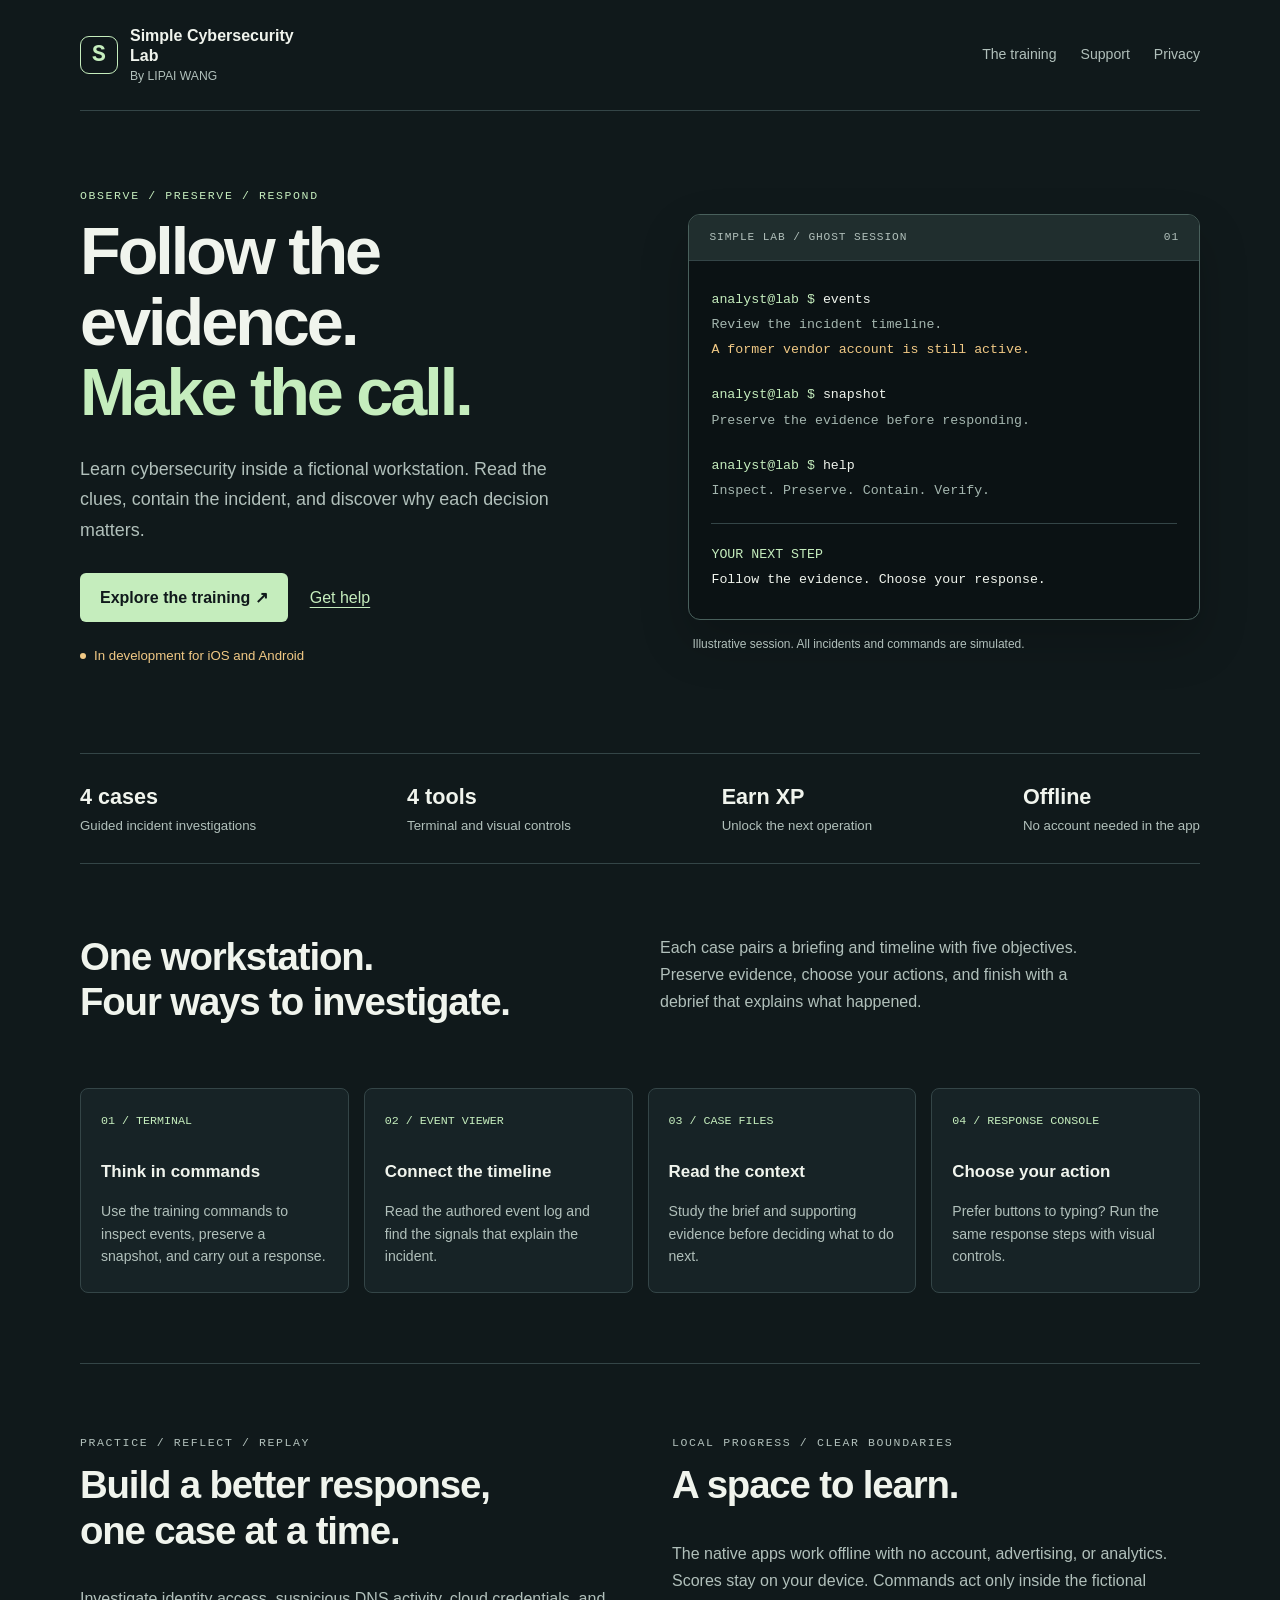
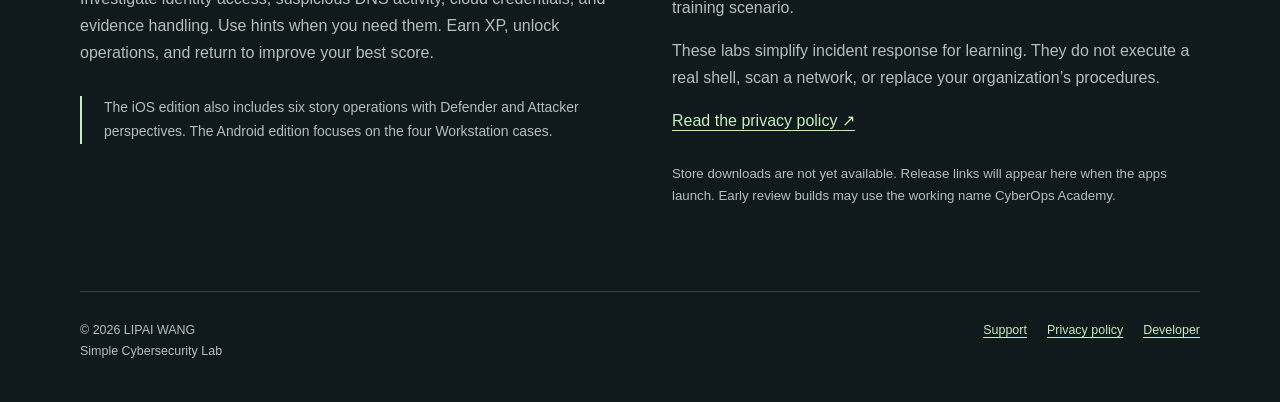
<file: index.html>
<!doctype html>
<html lang="en">
<head>
  <meta charset="utf-8">
  <meta name="viewport" content="width=device-width, initial-scale=1">
  <meta name="description" content="Simple Cybersecurity Lab by LIPAI WANG. Practice incident response in a fictional terminal and desktop workstation. Official support and privacy information.">
  <meta name="theme-color" content="#10191b">
  <title>Simple Cybersecurity Lab — Terminal &amp; Incident Response</title>
  <link rel="canonical" href="https://williamjiamin.github.io/simple-cybersecurity-lab-site/">
  <link rel="stylesheet" href="style.css">
</head>
<body>
  <a class="skip" href="#main">Skip to content</a>
  <div class="wrap">
    <header class="header">
      <a class="brand" href="./" aria-label="Simple Cybersecurity Lab home"><span class="mark" aria-hidden="true">S</span><span>Simple Cybersecurity Lab<small>By LIPAI WANG</small></span></a>
      <nav class="nav" aria-label="Main navigation"><a href="#training">The training</a><a href="support.html">Support</a><a href="privacy-policy.html">Privacy</a></nav>
    </header>
    <main id="main">
      <section class="hero" aria-labelledby="hero-title">
        <div>
          <p class="eyebrow">Observe / Preserve / Respond</p>
          <h1 id="hero-title">Follow the evidence.<br><em>Make the call.</em></h1>
          <p class="lede">Learn cybersecurity inside a fictional workstation. Read the clues, contain the incident, and discover why each decision matters.</p>
          <div class="actions"><a class="button" href="#training">Explore the training <span aria-hidden="true">↗</span></a><a href="support.html">Get help</a></div>
          <p class="quiet status">In development for iOS and Android</p>
        </div>
        <div>
          <div class="terminal" aria-label="Illustrative training terminal, not an interactive console">
            <div class="terminal-bar"><span>SIMPLE LAB / GHOST SESSION</span><span aria-hidden="true">01</span></div>
            <div class="terminal-body">
              <p><span class="prompt">analyst@lab $</span> events<br><span class="dim">Review the incident timeline.</span><br><span class="signal">A former vendor account is still active.</span></p>
              <p><span class="prompt">analyst@lab $</span> snapshot<br><span class="dim">Preserve the evidence before responding.</span></p>
              <p><span class="prompt">analyst@lab $</span> help<br><span class="dim">Inspect. Preserve. Contain. Verify.</span></p>
              <p class="rule"><span class="prompt">YOUR NEXT STEP</span><br>Follow the evidence. Choose your response.</p>
            </div>
          </div>
          <p class="terminal-caption">Illustrative session. All incidents and commands are simulated.</p>
        </div>
      </section>
      <div class="stats" aria-label="Workstation features"><div><strong>4 cases</strong>Guided incident investigations</div><div><strong>4 tools</strong>Terminal and visual controls</div><div><strong>Earn XP</strong>Unlock the next operation</div><div><strong>Offline</strong>No account needed in the app</div></div>
      <section class="section" id="training" aria-labelledby="training-title">
        <div class="section-head"><h2 id="training-title">One workstation.<br>Four ways to investigate.</h2><p>Each case pairs a briefing and timeline with five objectives. Preserve evidence, choose your actions, and finish with a debrief that explains what happened.</p></div>
        <div class="cards">
          <article class="card"><span class="number">01 / TERMINAL</span><h3>Think in commands</h3><p>Use the training commands to inspect events, preserve a snapshot, and carry out a response.</p></article>
          <article class="card"><span class="number">02 / EVENT VIEWER</span><h3>Connect the timeline</h3><p>Read the authored event log and find the signals that explain the incident.</p></article>
          <article class="card"><span class="number">03 / CASE FILES</span><h3>Read the context</h3><p>Study the brief and supporting evidence before deciding what to do next.</p></article>
          <article class="card"><span class="number">04 / RESPONSE CONSOLE</span><h3>Choose your action</h3><p>Prefer buttons to typing? Run the same response steps with visual controls.</p></article>
        </div>
      </section>
      <section class="section split" aria-labelledby="progress-title">
        <div><p class="eyebrow">Practice / Reflect / Replay</p><h2 id="progress-title">Build a better response,<br>one case at a time.</h2><p>Investigate identity access, suspicious DNS activity, cloud credentials, and evidence handling. Use hints when you need them. Earn XP, unlock operations, and return to improve your best score.</p><div class="platforms">The iOS edition also includes six story operations with Defender and Attacker perspectives. The Android edition focuses on the four Workstation cases.</div></div>
        <div><p class="eyebrow">Local progress / Clear boundaries</p><h2>A space to learn.</h2><p>The native apps work offline with no account, advertising, or analytics. Scores stay on your device. Commands act only inside the fictional training scenario.</p><p>These labs simplify incident response for learning. They do not execute a real shell, scan a network, or replace your organization’s procedures.</p><a href="privacy-policy.html">Read the privacy policy <span aria-hidden="true">↗</span></a><p class="quiet" style="margin-top:28px">Store downloads are not yet available. Release links will appear here when the apps launch. Early review builds may use the working name CyberOps Academy.</p></div>
      </section>
    </main>
    <footer class="footer"><p>© 2026 LIPAI WANG<br>Simple Cybersecurity Lab</p><div class="footer-links"><a href="support.html">Support</a><a href="privacy-policy.html">Privacy policy</a><a href="https://williamjiamin.github.io/">Developer</a></div></footer>
  </div>
</body>
</html>
</file>
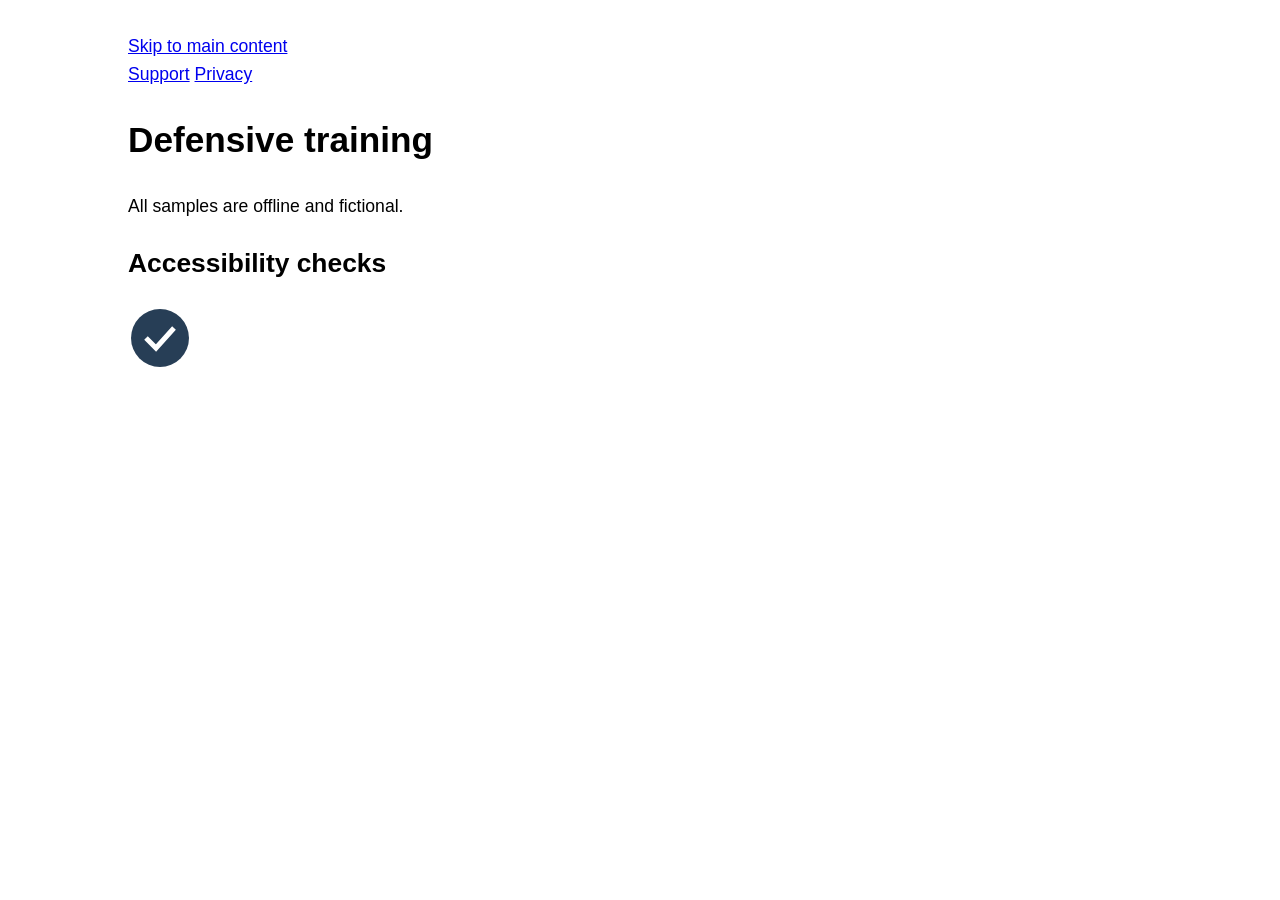
<file: tests/fixtures/pass_site/index.html>
<!doctype html>
<html lang="en">
<head>
  <meta charset="utf-8">
  <meta name="viewport" content="width=device-width, initial-scale=1">
  <meta http-equiv="Content-Security-Policy" content="default-src 'none'; base-uri 'none'; object-src 'none'; form-action 'none'; frame-src 'none'; script-src 'none'; style-src 'self'; img-src 'self' data:; font-src 'none'; connect-src 'none'; media-src 'none'; upgrade-insecure-requests">
  <title>Defensive lab information</title>
  <link rel="stylesheet" href="style.css">
</head>
<body>
<a href="#main">Skip to main content</a>
<nav aria-label="Site"><a href="support.html">Support</a> <a href="privacy-policy.html">Privacy</a></nav>
<main id="main"><h1>Defensive training</h1><p>All samples are offline and fictional.</p>
<h2>Accessibility checks</h2><img src="badge.svg" alt="Circular shield symbol">
</main>
</body>
</html>
</file>
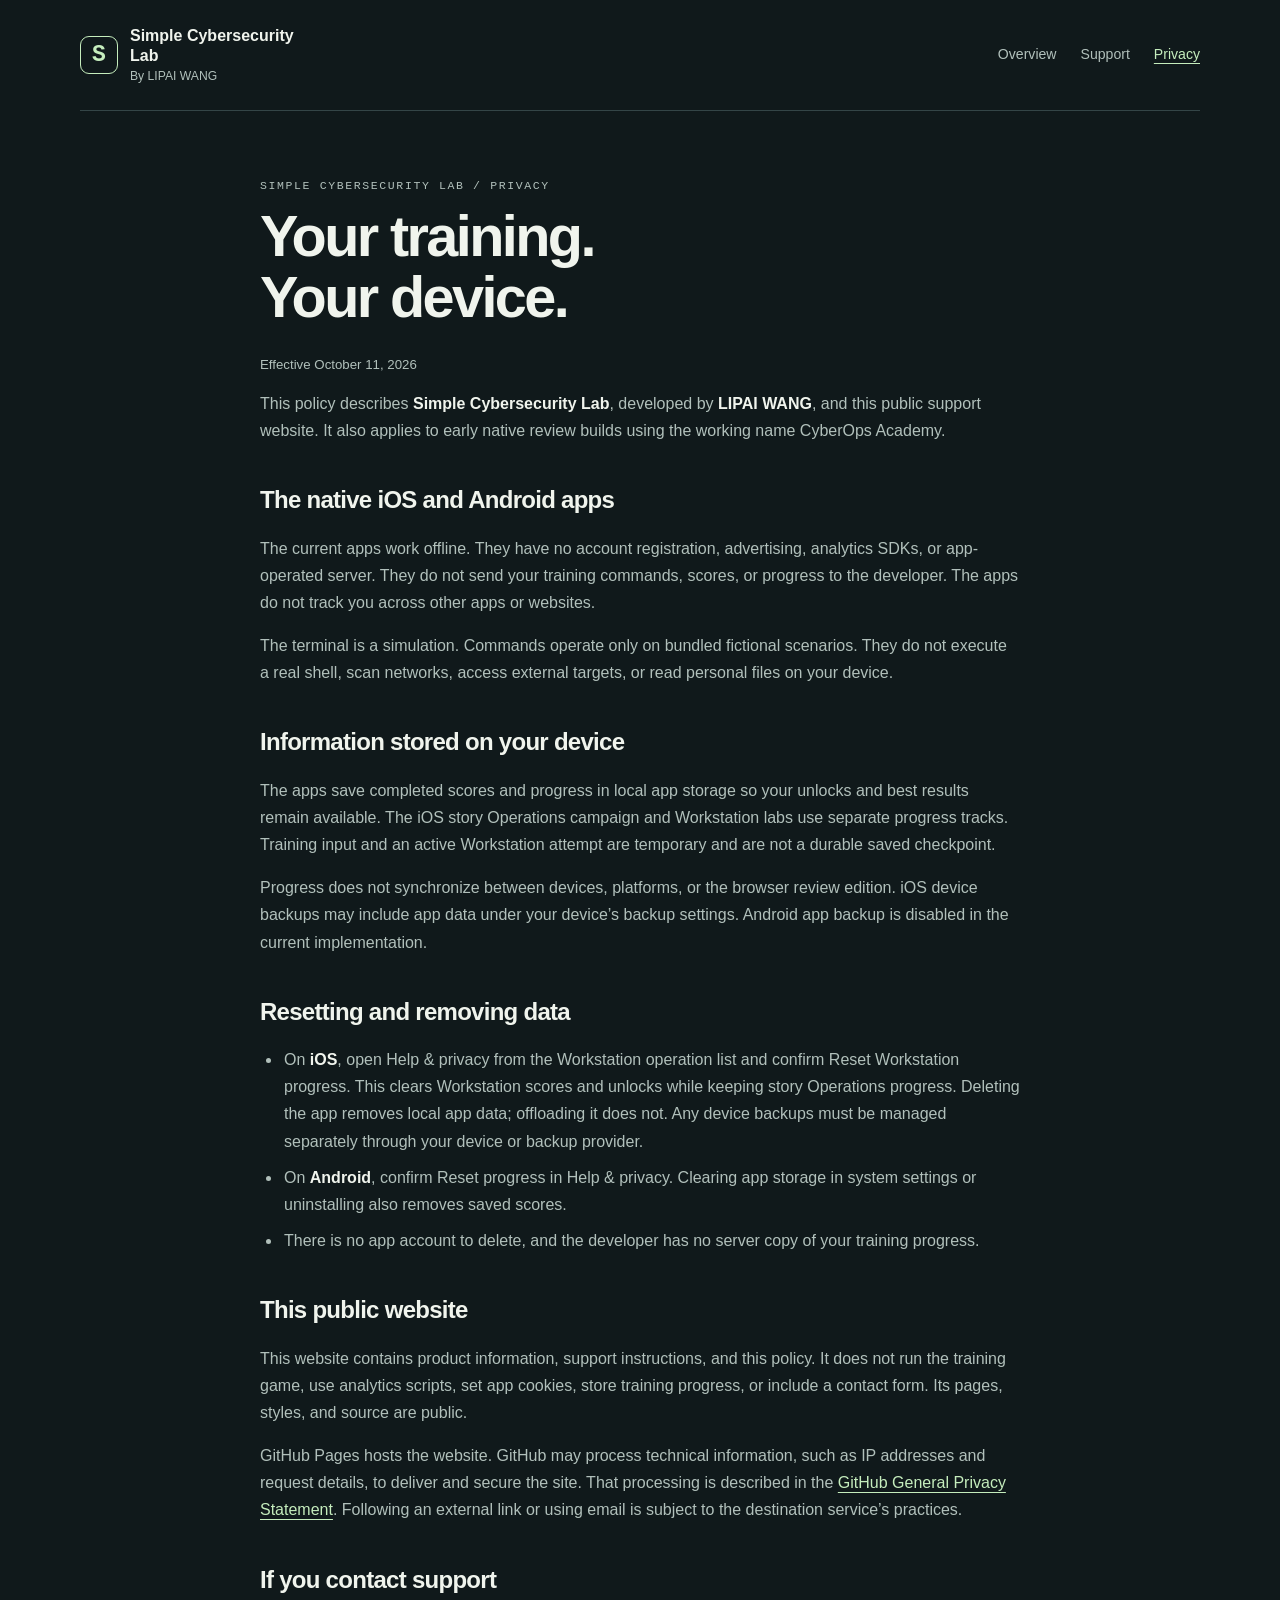
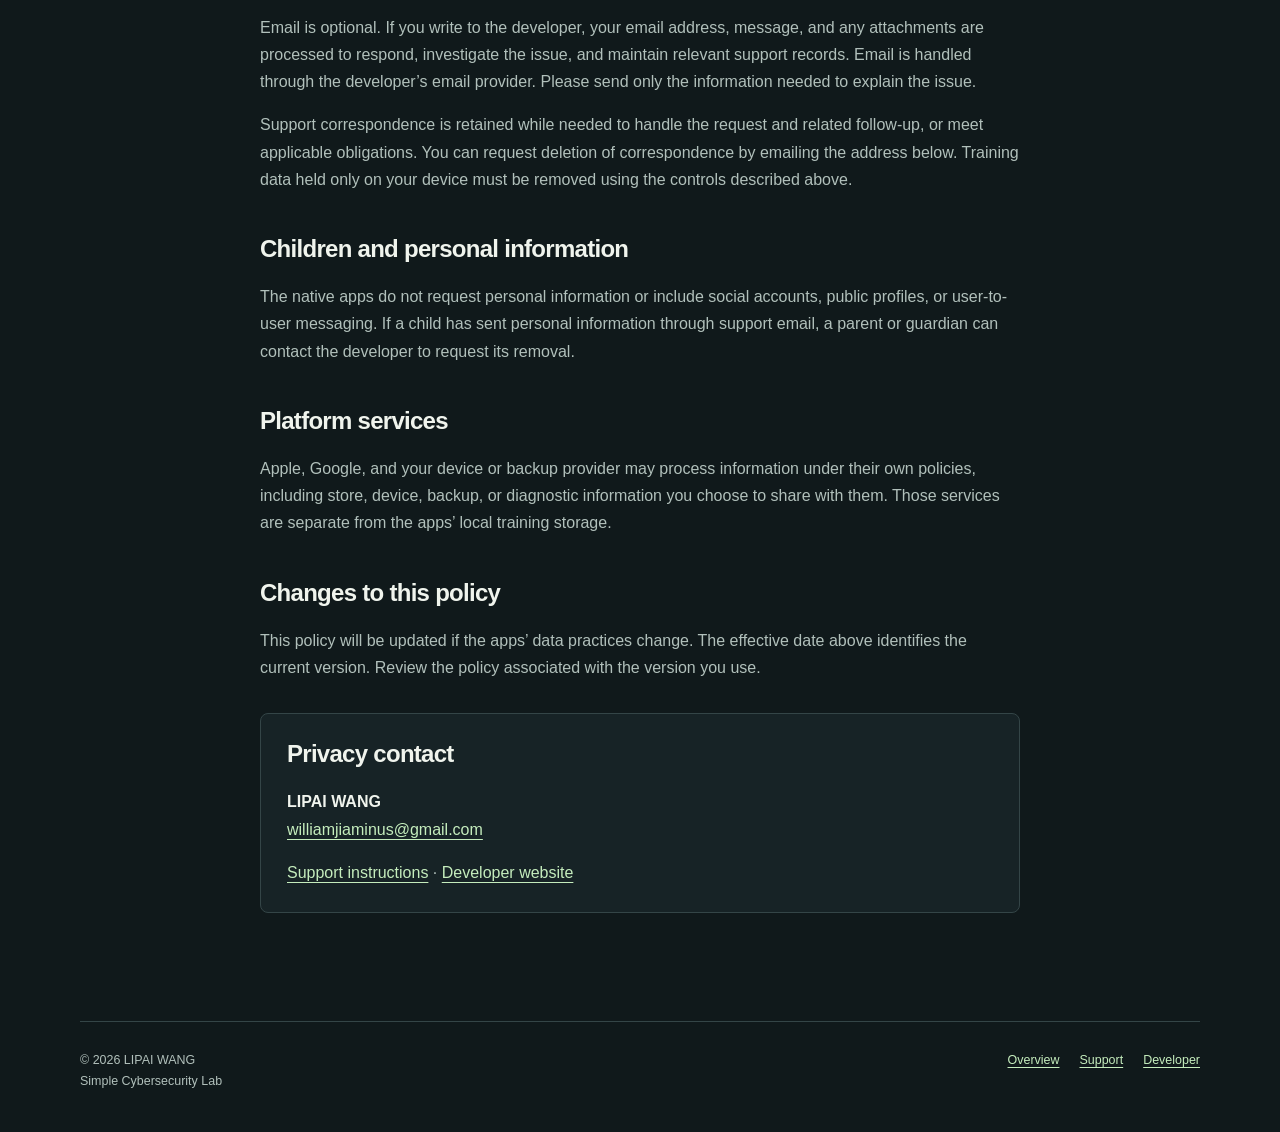
<file: privacy-policy.html>
<!doctype html>
<html lang="en">
<head>
  <meta charset="utf-8"><meta name="viewport" content="width=device-width, initial-scale=1">
  <meta name="description" content="Privacy policy for Simple Cybersecurity Lab by LIPAI WANG. Native apps store training progress on your device. Website hosting and support email are described separately.">
  <meta name="theme-color" content="#10191b"><title>Privacy Policy — Simple Cybersecurity Lab</title>
  <link rel="canonical" href="https://williamjiamin.github.io/simple-cybersecurity-lab-site/privacy-policy.html"><link rel="stylesheet" href="style.css">
</head>
<body>
  <a class="skip" href="#main">Skip to content</a>
  <div class="wrap">
    <header class="header"><a class="brand" href="./" aria-label="Simple Cybersecurity Lab home"><span class="mark" aria-hidden="true">S</span><span>Simple Cybersecurity Lab<small>By LIPAI WANG</small></span></a><nav class="nav" aria-label="Main navigation"><a href="./">Overview</a><a href="support.html">Support</a><a href="privacy-policy.html" aria-current="page">Privacy</a></nav></header>
    <main class="page" id="main">
      <p class="eyebrow">Simple Cybersecurity Lab / Privacy</p><h1>Your training.<br>Your device.</h1><p class="quiet">Effective October 11, 2026</p>
      <p>This policy describes <strong>Simple Cybersecurity Lab</strong>, developed by <strong>LIPAI WANG</strong>, and this public support website. It also applies to early native review builds using the working name CyberOps Academy.</p>
      <h2>The native iOS and Android apps</h2>
      <p>The current apps work offline. They have no account registration, advertising, analytics SDKs, or app-operated server. They do not send your training commands, scores, or progress to the developer. The apps do not track you across other apps or websites.</p>
      <p>The terminal is a simulation. Commands operate only on bundled fictional scenarios. They do not execute a real shell, scan networks, access external targets, or read personal files on your device.</p>
      <h2>Information stored on your device</h2>
      <p>The apps save completed scores and progress in local app storage so your unlocks and best results remain available. The iOS story Operations campaign and Workstation labs use separate progress tracks. Training input and an active Workstation attempt are temporary and are not a durable saved checkpoint.</p>
      <p>Progress does not synchronize between devices, platforms, or the browser review edition. iOS device backups may include app data under your device’s backup settings. Android app backup is disabled in the current implementation.</p>
      <h2>Resetting and removing data</h2>
      <ul><li>On <strong>iOS</strong>, open Help &amp; privacy from the Workstation operation list and confirm Reset Workstation progress. This clears Workstation scores and unlocks while keeping story Operations progress. Deleting the app removes local app data; offloading it does not. Any device backups must be managed separately through your device or backup provider.</li><li>On <strong>Android</strong>, confirm Reset progress in Help &amp; privacy. Clearing app storage in system settings or uninstalling also removes saved scores.</li><li>There is no app account to delete, and the developer has no server copy of your training progress.</li></ul>
      <h2>This public website</h2>
      <p>This website contains product information, support instructions, and this policy. It does not run the training game, use analytics scripts, set app cookies, store training progress, or include a contact form. Its pages, styles, and source are public.</p>
      <p>GitHub Pages hosts the website. GitHub may process technical information, such as IP addresses and request details, to deliver and secure the site. That processing is described in the <a href="https://docs.github.com/en/site-policy/privacy-policies/github-general-privacy-statement">GitHub General Privacy Statement</a>. Following an external link or using email is subject to the destination service’s practices.</p>
      <h2>If you contact support</h2>
      <p>Email is optional. If you write to the developer, your email address, message, and any attachments are processed to respond, investigate the issue, and maintain relevant support records. Email is handled through the developer’s email provider. Please send only the information needed to explain the issue.</p>
      <p>Support correspondence is retained while needed to handle the request and related follow-up, or meet applicable obligations. You can request deletion of correspondence by emailing the address below. Training data held only on your device must be removed using the controls described above.</p>
      <h2>Children and personal information</h2>
      <p>The native apps do not request personal information or include social accounts, public profiles, or user-to-user messaging. If a child has sent personal information through support email, a parent or guardian can contact the developer to request its removal.</p>
      <h2>Platform services</h2>
      <p>Apple, Google, and your device or backup provider may process information under their own policies, including store, device, backup, or diagnostic information you choose to share with them. Those services are separate from the apps’ local training storage.</p>
      <h2>Changes to this policy</h2>
      <p>This policy will be updated if the apps’ data practices change. The effective date above identifies the current version. Review the policy associated with the version you use.</p>
      <section class="contact" aria-labelledby="privacy-contact"><h2 id="privacy-contact">Privacy contact</h2><p><strong>LIPAI WANG</strong><br><a href="mailto:williamjiaminus@gmail.com?subject=Simple%20Cybersecurity%20Lab%20privacy">williamjiaminus@gmail.com</a></p><p><a href="support.html">Support instructions</a> · <a href="https://williamjiamin.github.io/">Developer website</a></p></section>
    </main>
    <footer class="footer"><p>© 2026 LIPAI WANG<br>Simple Cybersecurity Lab</p><div class="footer-links"><a href="./">Overview</a><a href="support.html">Support</a><a href="https://williamjiamin.github.io/">Developer</a></div></footer>
  </div>
</body>
</html>
</file>
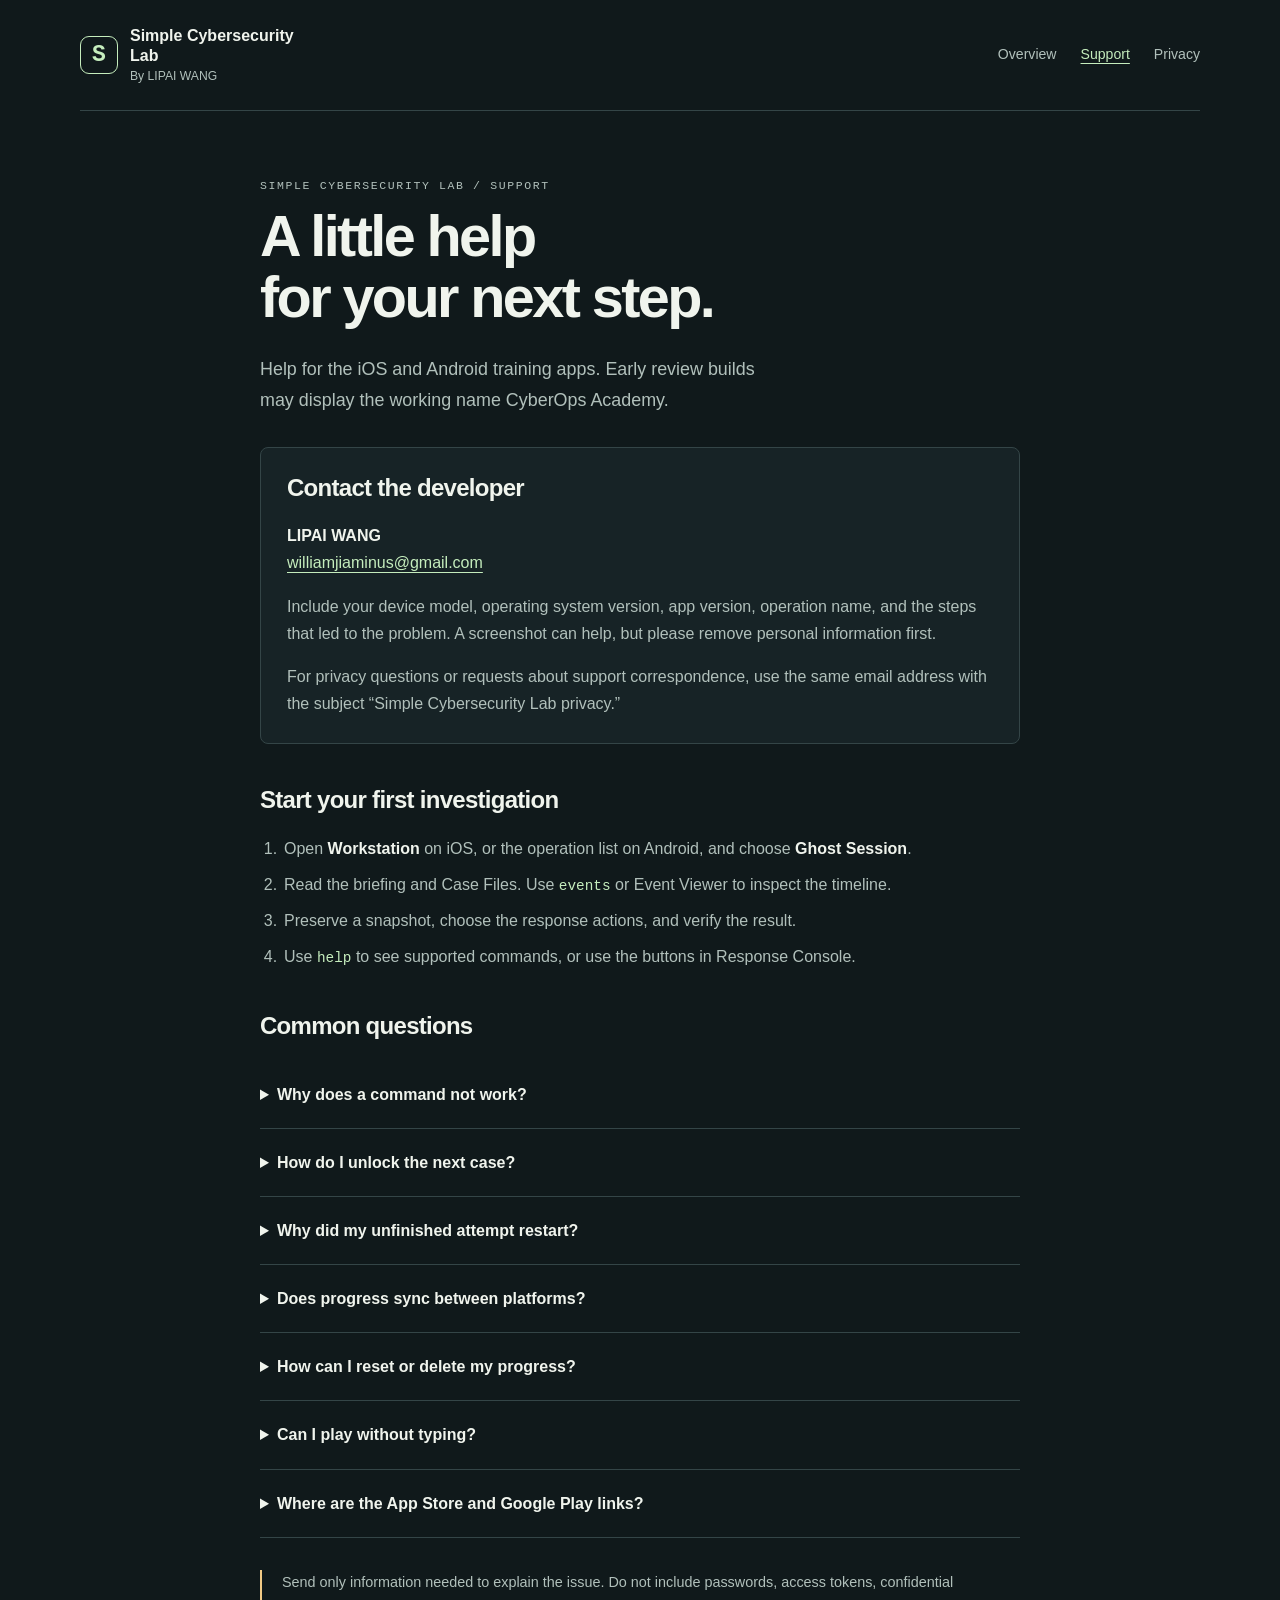
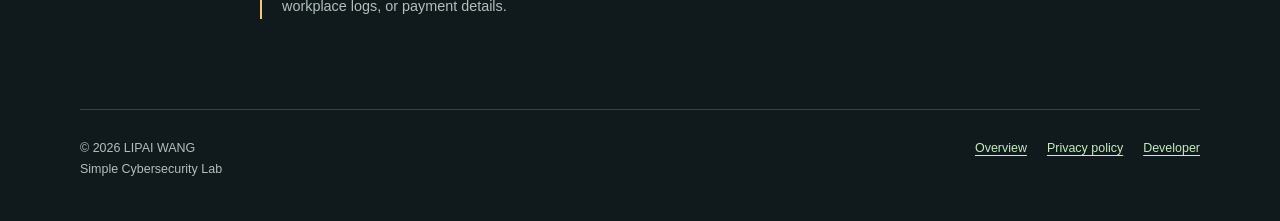
<file: support.html>
<!doctype html>
<html lang="en">
<head>
  <meta charset="utf-8"><meta name="viewport" content="width=device-width, initial-scale=1">
  <meta name="description" content="Contact LIPAI WANG for Simple Cybersecurity Lab support. Learn the controls, unlock cases, understand scores, and reset local progress.">
  <meta name="theme-color" content="#10191b"><title>Support — Simple Cybersecurity Lab</title>
  <link rel="canonical" href="https://williamjiamin.github.io/simple-cybersecurity-lab-site/support.html"><link rel="stylesheet" href="style.css">
</head>
<body>
  <a class="skip" href="#main">Skip to content</a>
  <div class="wrap">
    <header class="header"><a class="brand" href="./" aria-label="Simple Cybersecurity Lab home"><span class="mark" aria-hidden="true">S</span><span>Simple Cybersecurity Lab<small>By LIPAI WANG</small></span></a><nav class="nav" aria-label="Main navigation"><a href="./">Overview</a><a href="support.html" aria-current="page">Support</a><a href="privacy-policy.html">Privacy</a></nav></header>
    <main class="page" id="main">
      <p class="eyebrow">Simple Cybersecurity Lab / Support</p><h1>A little help<br>for your next step.</h1>
      <p class="lede">Help for the iOS and Android training apps. Early review builds may display the working name CyberOps Academy.</p>
      <section class="contact" aria-labelledby="contact-title"><h2 id="contact-title">Contact the developer</h2><p><strong>LIPAI WANG</strong><br><a href="mailto:williamjiaminus@gmail.com?subject=Simple%20Cybersecurity%20Lab%20support">williamjiaminus@gmail.com</a></p><p>Include your device model, operating system version, app version, operation name, and the steps that led to the problem. A screenshot can help, but please remove personal information first.</p><p>For privacy questions or requests about support correspondence, use the same email address with the subject “Simple Cybersecurity Lab privacy.”</p></section>
      <h2>Start your first investigation</h2>
      <ol><li>Open <strong>Workstation</strong> on iOS, or the operation list on Android, and choose <strong>Ghost Session</strong>.</li><li>Read the briefing and Case Files. Use <code>events</code> or Event Viewer to inspect the timeline.</li><li>Preserve a snapshot, choose the response actions, and verify the result.</li><li>Use <code>help</code> to see supported commands, or use the buttons in Response Console.</li></ol>
      <h2>Common questions</h2>
      <details><summary>Why does a command not work?</summary><p>The terminal supports a small set of training commands for the current operation. Enter <code>help</code> to see them. It cannot run ordinary shell programs or contact real computers. Some actions require earlier objectives to be completed; read the response message for the next step.</p></details>
      <details><summary>How do I unlock the next case?</summary><p>Complete the current case’s objectives, including verification. Each Workstation operation starts at 300 XP. A new hint costs 15 XP, and attempting a response before its prerequisites costs 20 XP. Only your best completed score for each case counts toward your rank.</p></details>
      <details><summary>Why did my unfinished attempt restart?</summary><p>Completed Workstation scores persist locally. An unfinished attempt is not a saved campaign checkpoint and can restart after leaving the operation or closing the app. Opening Help &amp; privacy keeps your active attempt in place.</p></details>
      <details><summary>Does progress sync between platforms?</summary><p>No. iOS, Android, and browser progress are separate. The iOS story Operations campaign and its Workstation labs also have separate progress tracks.</p></details>
      <details><summary>How can I reset or delete my progress?</summary><ul><li><strong>iOS:</strong> return to the Workstation operation list, open Help &amp; privacy, and choose Reset Workstation progress. Confirm the reset. This keeps the separate story Operations progress. Deleting the app removes its local data; offloading the app keeps app data. Manage any device backups separately.</li><li><strong>Android:</strong> open Help &amp; privacy and choose Reset progress, then confirm. Clearing the app’s storage in system settings or uninstalling also removes saved scores. App backup is disabled.</li><li><strong>Browser review edition:</strong> clear that site’s browser data to remove its saved scores. This support website does not store game progress.</li></ul></details>
      <details><summary>Can I play without typing?</summary><p>Yes. Event Viewer, Case Files, and Response Console provide visual controls for the same Workstation objectives. Text follows system sizing in the native apps. Tell us your device and preferred accessibility tools if a control is difficult to use.</p></details>
      <details><summary>Where are the App Store and Google Play links?</summary><p>The apps are in development and are not yet available for public download. Verified store links will be added to the home page after launch.</p></details>
      <p class="note" style="margin-top:32px">Send only information needed to explain the issue. Do not include passwords, access tokens, confidential workplace logs, or payment details.</p>
    </main>
    <footer class="footer"><p>© 2026 LIPAI WANG<br>Simple Cybersecurity Lab</p><div class="footer-links"><a href="./">Overview</a><a href="privacy-policy.html">Privacy policy</a><a href="https://williamjiamin.github.io/">Developer</a></div></footer>
  </div>
</body>
</html>
</file>
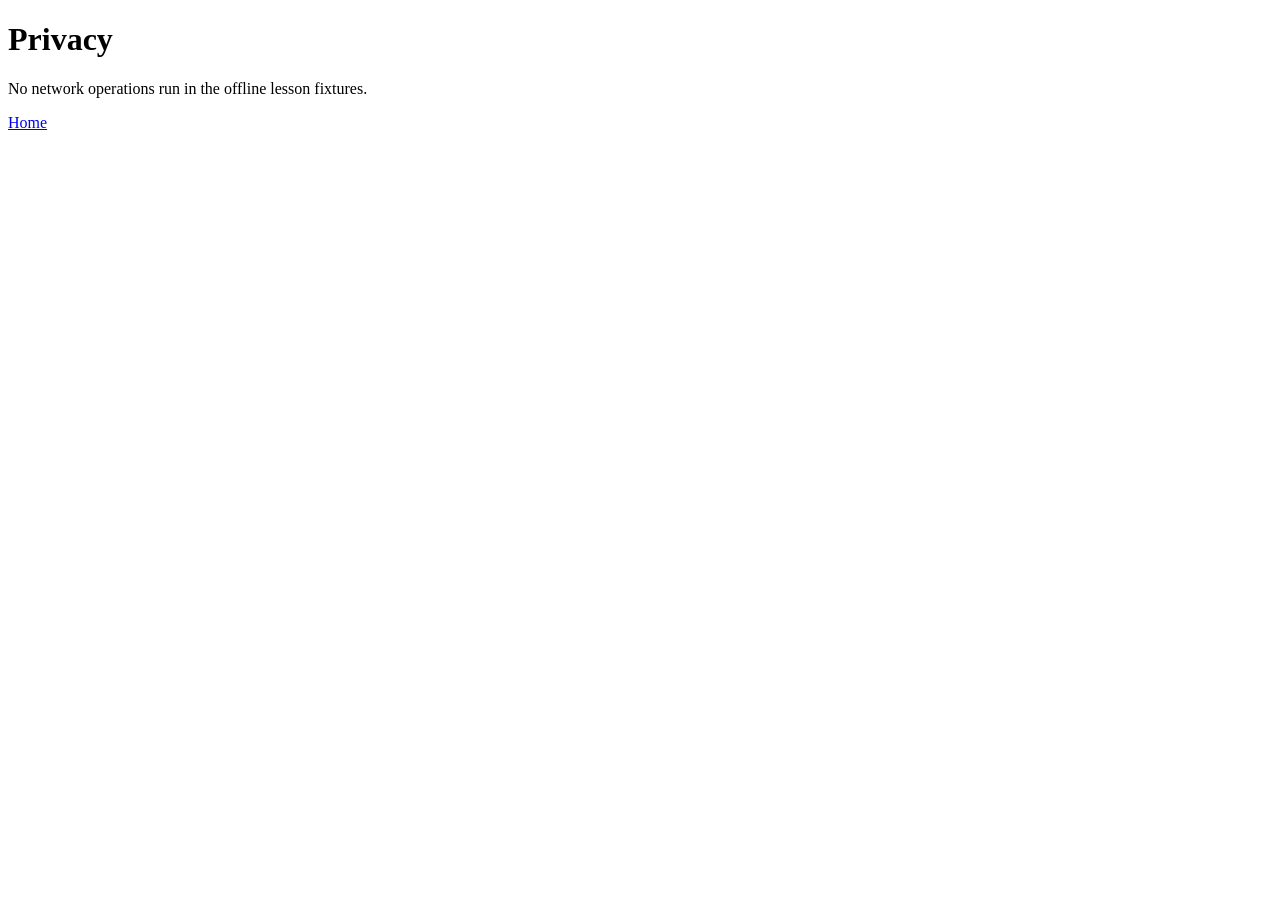
<file: tests/fixtures/pass_site/privacy-policy.html>
<!doctype html>
<html lang="en">
<head><meta charset="utf-8"><meta name="viewport" content="width=device-width, initial-scale=1">
<meta http-equiv="Content-Security-Policy" content="default-src 'none'; base-uri 'none'; object-src 'none'; form-action 'none'; frame-src 'none'; script-src 'none'; style-src 'self'; img-src 'self' data:; font-src 'none'; connect-src 'none'; media-src 'none'; upgrade-insecure-requests">
<title>Privacy information</title></head>
<body><main id="main"><h1>Privacy</h1><p>No network operations run in the offline lesson fixtures.</p><a href="index.html">Home</a></main></body></html>
</file>
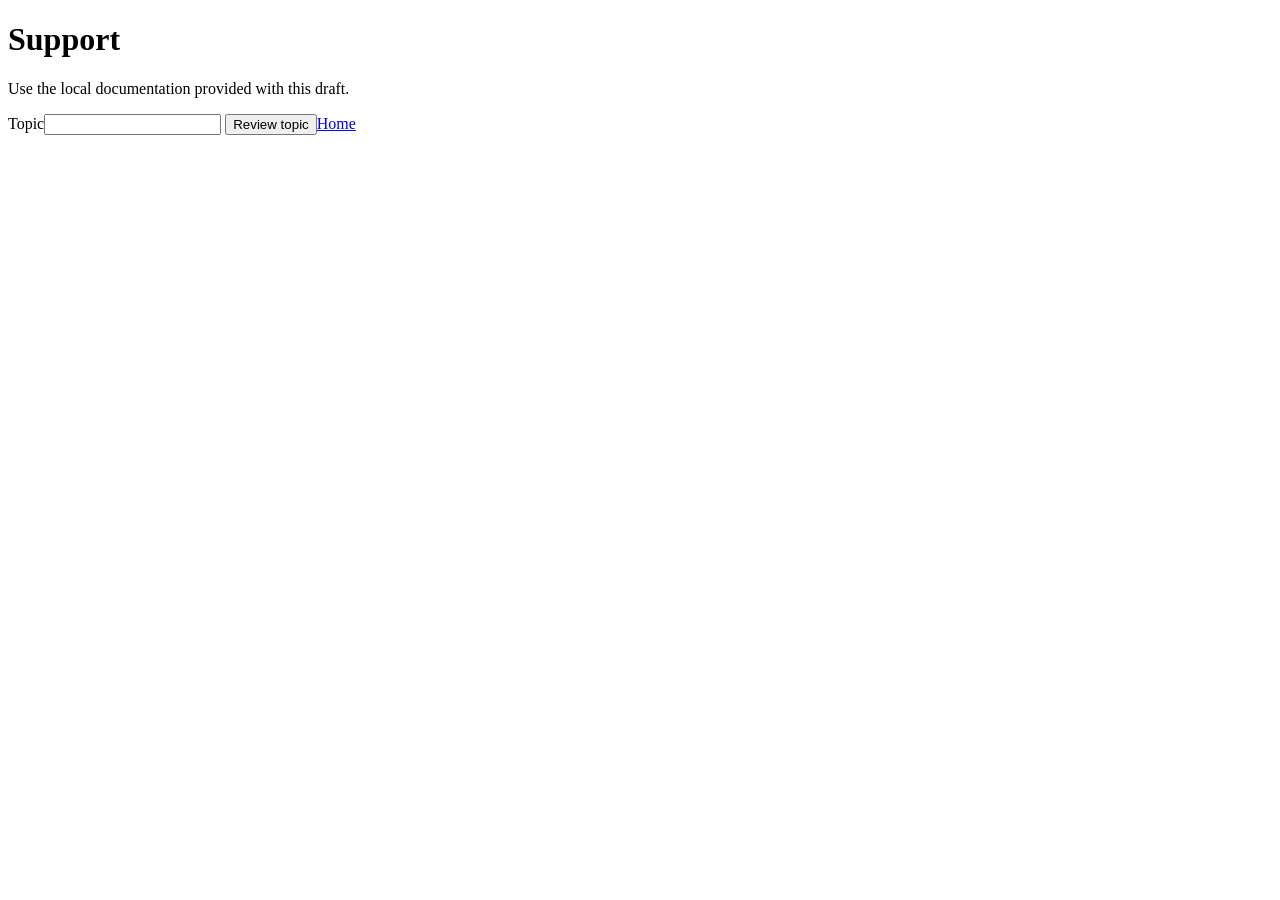
<file: tests/fixtures/pass_site/support.html>
<!doctype html>
<html lang="en">
<head><meta charset="utf-8"><meta name="viewport" content="width=device-width, initial-scale=1">
<meta http-equiv="Content-Security-Policy" content="default-src 'none'; base-uri 'none'; object-src 'none'; form-action 'none'; frame-src 'none'; script-src 'none'; style-src 'self'; img-src 'self' data:; font-src 'none'; connect-src 'none'; media-src 'none'; upgrade-insecure-requests">
<title>Support information</title></head>
<body><main id="main"><h1>Support</h1><p>Use the local documentation provided with this draft.</p>
<label for="topic">Topic</label><input id="topic" type="text">
<button type="button">Review topic</button><a href="index.html">Home</a></main></body></html>
</file>
<file: style.css>
:root{color-scheme:dark;--bg:#10191b;--panel:#172326;--ink:#f0f4ed;--muted:#b1c0bb;--line:#344547;--mint:#c5edbd;--amber:#f1c985;--font:Inter,-apple-system,BlinkMacSystemFont,"Segoe UI",sans-serif}
*{box-sizing:border-box}html{scroll-behavior:smooth;scroll-padding-top:2rem}body{margin:0;background:var(--bg);color:var(--ink);font:1rem/1.7 var(--font)}a{color:var(--mint);text-underline-offset:.25em}a:hover{text-decoration-thickness:2px}a:focus-visible,summary:focus-visible{outline:3px solid var(--amber);outline-offset:6px;border-radius:2px}::selection{background:var(--mint);color:var(--bg)}.wrap{width:min(1120px,calc(100% - 48px));margin-inline:auto}.skip{position:fixed;top:-120px;left:20px;z-index:10;background:var(--mint);color:var(--bg);padding:12px 18px}.skip:focus{top:16px}.header{display:flex;align-items:center;justify-content:space-between;gap:24px;padding-block:26px;border-bottom:1px solid var(--line)}.brand{display:flex;align-items:center;gap:12px;color:var(--ink);text-decoration:none;font-weight:650;line-height:1.25;max-width:250px}.mark{display:grid;place-items:center;flex:0 0 38px;height:38px;border:1px solid var(--mint);border-radius:9px;color:var(--mint);font:700 23px/1 monospace}.brand small{display:block;color:var(--muted);font-size:.76rem;font-weight:400;margin-top:3px}.nav{display:flex;flex-wrap:wrap;gap:24px}.nav a{font-size:.88rem;color:var(--muted);text-decoration:none;padding:8px 0}.nav a:hover,.nav [aria-current=page]{color:var(--mint);text-decoration:underline}.eyebrow{font:500 .72rem/1.5 ui-monospace,SFMono-Regular,Consolas,monospace;letter-spacing:.14em;text-transform:uppercase;color:var(--mint)}.hero{padding:76px 0 72px;display:grid;grid-template-columns:1.08fr 1fr;gap:56px;align-items:center}h1,h2,h3,p{margin-top:0}h1{font-size:clamp(2.7rem,5.2vw,4.45rem);font-weight:550;line-height:1.06;letter-spacing:-.045em;margin-bottom:26px}h1 em{font-style:normal;color:var(--mint)}h2{font-size:clamp(1.6rem,3vw,2.4rem);line-height:1.18;font-weight:550;letter-spacing:-.03em}h3{font-size:1.06rem;line-height:1.3;font-weight:600}.lede{font-size:1.12rem;color:var(--muted);max-width:51ch}.actions{display:flex;flex-wrap:wrap;align-items:center;gap:22px;margin:28px 0 18px}.button{display:inline-block;background:var(--mint);color:var(--bg);padding:11px 20px;border-radius:6px;font-weight:650;text-decoration:none}.button:hover{background:#daf6d4}.quiet{color:var(--muted);font-size:.83rem}.status{display:inline-flex;align-items:center;gap:8px;color:var(--amber)}.status:before{content:"";width:6px;height:6px;border-radius:50%;background:currentColor}.terminal{background:#0b1214;border:1px solid #49605c;border-radius:12px;box-shadow:0 22px 50px #0003;overflow:hidden}.terminal-bar{display:flex;align-items:center;justify-content:space-between;padding:14px 20px;background:#202e2e;border-bottom:1px solid var(--line);color:var(--muted);font: .7rem/1.5 ui-monospace,monospace;letter-spacing:.08em}.terminal-body{padding:26px 22px;font: .83rem/1.9 ui-monospace,SFMono-Regular,Consolas,monospace;overflow-wrap:anywhere}.terminal-body p{margin-bottom:20px}.terminal-body p:last-child{margin-bottom:0}.prompt{color:var(--mint)}.dim{color:#a4b6af}.signal{color:var(--amber)}.rule{border-top:1px solid var(--line);padding-top:18px}.terminal-caption{font-size:.75rem;color:var(--muted);margin:14px 4px 0}.stats{display:flex;flex-wrap:wrap;justify-content:space-between;gap:24px;border-block:1px solid var(--line);padding:25px 0}.stats div{font-size:.83rem;color:var(--muted)}.stats strong{display:block;font-size:1.35rem;color:var(--ink);font-weight:550}.section{padding-block:70px}.section-head{display:grid;grid-template-columns:1fr 1fr;gap:40px;margin-bottom:32px}.section-head p{color:var(--muted);margin-bottom:0;max-width:50ch}.cards{display:grid;grid-template-columns:repeat(4,1fr);gap:15px}.card{padding:24px 20px;border:1px solid var(--line);border-radius:8px;background:var(--panel)}.number{font: .73rem/1.5 ui-monospace,monospace;color:var(--mint);display:block;margin-bottom:30px}.card p{font-size:.88rem;line-height:1.6;color:var(--muted);margin:0}.split{border-top:1px solid var(--line);display:grid;grid-template-columns:1fr 1fr;gap:64px}.split p{color:var(--muted)}.platforms{font-size:.87rem;color:var(--muted);border-left:2px solid var(--mint);padding-left:22px;margin-top:30px}.footer{display:flex;align-items:flex-start;justify-content:space-between;gap:24px;border-top:1px solid var(--line);padding-block:28px 40px;color:var(--muted);font-size:.78rem}.footer p{margin:0}.footer-links{display:flex;flex-wrap:wrap;gap:20px}.page{padding-block:66px 76px;max-width:760px;margin-inline:auto}.page h1{font-size:clamp(2.5rem,5vw,3.6rem)}.page h2{font-size:1.5rem;margin-top:42px}.page p,.page li{color:var(--muted)}.page strong{color:var(--ink)}.page ul,.page ol{padding-left:1.35em}.page li{padding-left:.15em;margin-block:9px}.contact{border:1px solid var(--line);border-radius:8px;background:var(--panel);padding:26px;margin:32px 0;overflow-wrap:anywhere}.contact h2{margin-top:0}.contact p:last-child{margin-bottom:0}code{font: .9em/1.5 ui-monospace,SFMono-Regular,Consolas,monospace;color:var(--mint)}.page details{border-bottom:1px solid var(--line);padding-block:20px}.page summary{cursor:pointer;font-weight:550;min-height:24px}.page details p{margin:16px 0 0}.page details ul{margin-bottom:0}.page .note{border-left:2px solid var(--amber);padding-left:20px;font-size:.9rem}a{overflow-wrap:anywhere}
@media(max-width:850px){.hero{gap:30px;padding-top:48px}.cards{grid-template-columns:repeat(2,1fr)}.split{gap:32px}.nav{gap:18px}.hero h1{font-size:3.2rem}}
@media(max-width:640px){.wrap{width:calc(100% - 36px)}.header{align-items:flex-start;flex-direction:column;gap:14px;padding-block:20px}.nav{gap:24px}.hero{grid-template-columns:1fr;padding-block:38px 42px;gap:26px}.hero h1{font-size:clamp(2.6rem,11vw,3.8rem)}.hero .lede{font-size:1.02rem}.section{padding-block:44px}.section-head,.split{grid-template-columns:1fr;gap:20px}.section-head h2{margin-bottom:0}.stats{display:grid;grid-template-columns:1fr 1fr;gap:22px}.cards{gap:12px}.card{padding:20px 16px}.number{margin-bottom:18px}.footer{flex-direction:column}.page{padding-block:38px 50px}.terminal-body{padding:20px 18px}.contact{padding:22px}}
@media(max-width:360px){.cards{grid-template-columns:1fr}.nav{gap:18px}.actions{gap:16px}}
@media(prefers-reduced-motion:reduce){html{scroll-behavior:auto}}
</file>
<file: tests/fixtures/pass_site/style.css>
body { max-width: 64rem; margin: 1rem auto; padding: 1rem; font: 1.1rem/1.6 sans-serif; }
a:focus, button:focus { outline: 3px solid currentColor; outline-offset: 3px; }
</file>
